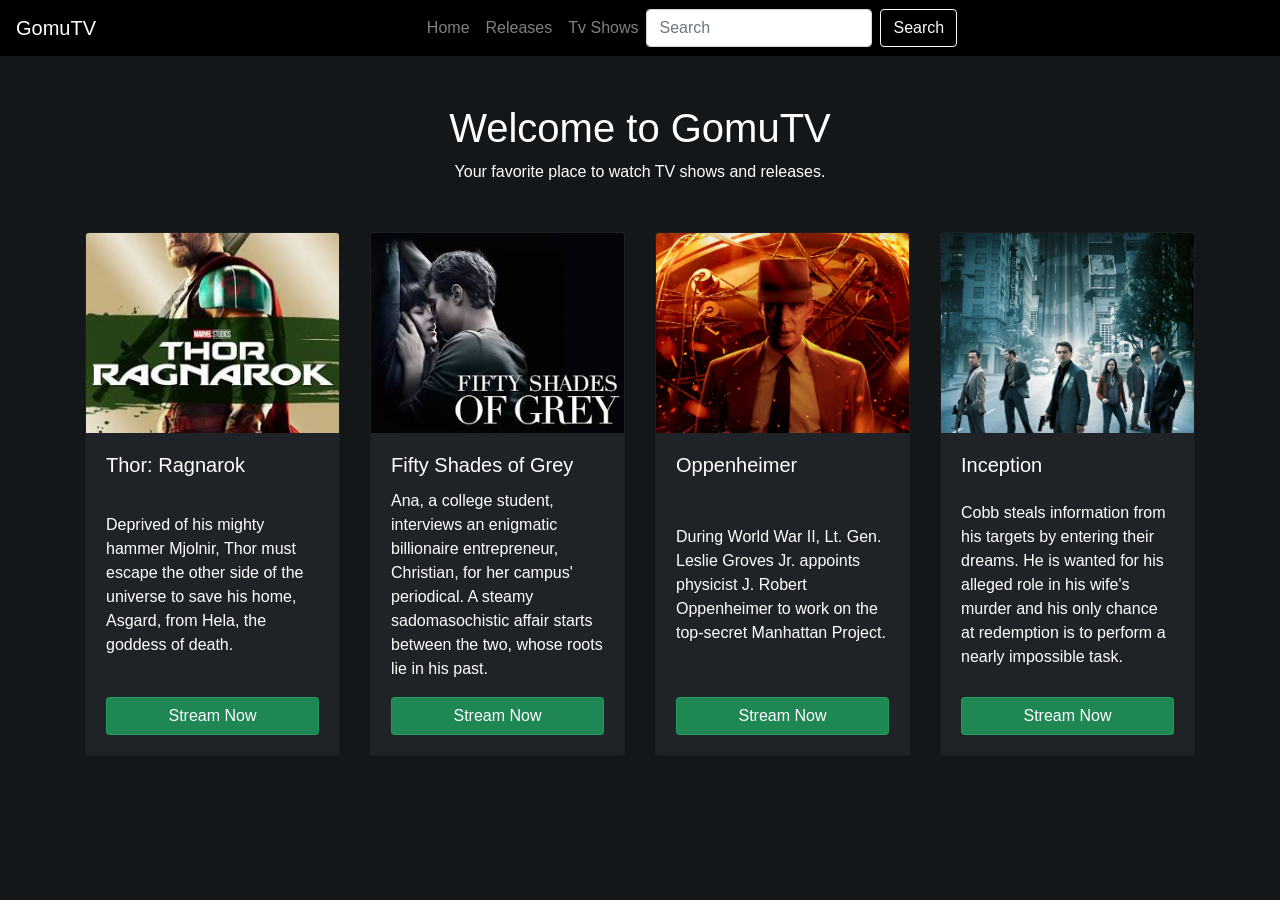
<file: index.html.html>
<!DOCTYPE html>
<html lang="en">
  <head>
    <meta charset="UTF-8" />
    <meta name="viewport" content="width=device-width, initial-scale=1.0" />
    <title>GomuTv</title>
    <link
      href="https://stackpath.bootstrapcdn.com/bootstrap/4.5.2/css/bootstrap.min.css"
      rel="stylesheet"
    />
    <link rel="stylesheet" href="style.css" />
  </head>
  <body>
    <nav class="navbar navbar-expand-lg navbar-dark">
      <a class="navbar-brand" href="#">GomuTV</a>
      <button
        class="navbar-toggler"
        type="button"
        data-toggle="collapse"
        data-target="#navbarNav"
        aria-controls="navbarNav"
        aria-expanded="false"
        aria-label="Toggle navigation"
      >
        <span class="navbar-toggler-icon"></span>
      </button>
      <div
        class="collapse navbar-collapse justify-content-center"
        id="navbarNav"
      >
        <ul class="navbar-nav">
          <li class="nav-item">
            <a class="nav-link" href="#">Home</a>
          </li>
          <li class="nav-item">
            <a class="nav-link" href="#">Releases</a>
          </li>
          <li class="nav-item">
            <a class="nav-link" href="#">Tv Shows</a>
          </li>
        </ul>
        <form class="form-inline my-2 my-lg-0">
          <input
            id="searchInput"
            class="form-control mr-sm-2"
            type="search"
            placeholder="Search"
            aria-label="Search"
          />
          <button class="btn btn-outline-light my-2 my-sm-0" type="submit">
            Search
          </button>
        </form>
      </div>
    </nav>

    <div class="container text-center mt-5">
      <h1>Welcome to GomuTV</h1>
      <p>Your favorite place to watch TV shows and releases.</p>
    </div>

    <div class="container mt-5">
      <div class="row" id="cardContainer">
        <div class="col-md-3">
          <div class="card">
            <img src="thor2.jpg" class="card-img-top" alt="Card image 1" />
            <div class="card-body">
              <h5 class="card-title">Thor: Ragnarok</h5>
              <p class="card-text">
                Deprived of his mighty hammer Mjolnir, Thor must escape the
                other side of the universe to save his home, Asgard, from Hela,
                the goddess of death.
              </p>
              <a href="#" class="btn btn-primary">Stream Now</a>
            </div>
          </div>
        </div>
        <div class="col-md-3">
          <div class="card">
            <img src="fifty.jpg" class="card-img-top" alt="Card image 2" />
            <div class="card-body">
              <h5 class="card-title">Fifty Shades of Grey</h5>
              <p class="card-text">
                Ana, a college student, interviews an enigmatic billionaire
                entrepreneur, Christian, for her campus' periodical. A steamy
                sadomasochistic affair starts between the two, whose roots lie
                in his past.
              </p>
              <a href="#" class="btn btn-primary">Stream Now</a>
            </div>
          </div>
        </div>
        <div class="col-md-3">
          <div class="card">
            <img src="open.jpg" class="card-img-top" alt="Card image 3" />
            <div class="card-body">
              <h5 class="card-title">Oppenheimer</h5>
              <p class="card-text">
                During World War II, Lt. Gen. Leslie Groves Jr. appoints
                physicist J. Robert Oppenheimer to work on the top-secret
                Manhattan Project.
              </p>
              <a href="#" class="btn btn-primary">Stream Now</a>
            </div>
          </div>
        </div>
        <div class="col-md-3">
          <div class="card">
            <img src="inception.jpg" class="card-img-top" alt="Card image 4" />
            <div class="card-body">
              <h5 class="card-title">Inception</h5>
              <p class="card-text">
                Cobb steals information from his targets by entering their
                dreams. He is wanted for his alleged role in his wife's murder
                and his only chance at redemption is to perform a nearly
                impossible task.
              </p>
              <a href="#" class="btn btn-primary">Stream Now</a>
            </div>
          </div>
        </div>
      </div>
    </div>

    <script src="https://code.jquery.com/jquery-3.5.1.slim.min.js"></script>
    <script src="https://cdn.jsdelivr.net/npm/@popperjs/core@2.5.4/dist/umd/popper.min.js"></script>
    <script src="https://stackpath.bootstrapcdn.com/bootstrap/4.5.2/js/bootstrap.min.js"></script>
    <script src="script.js"></script>
  </body>
</html>
</file>
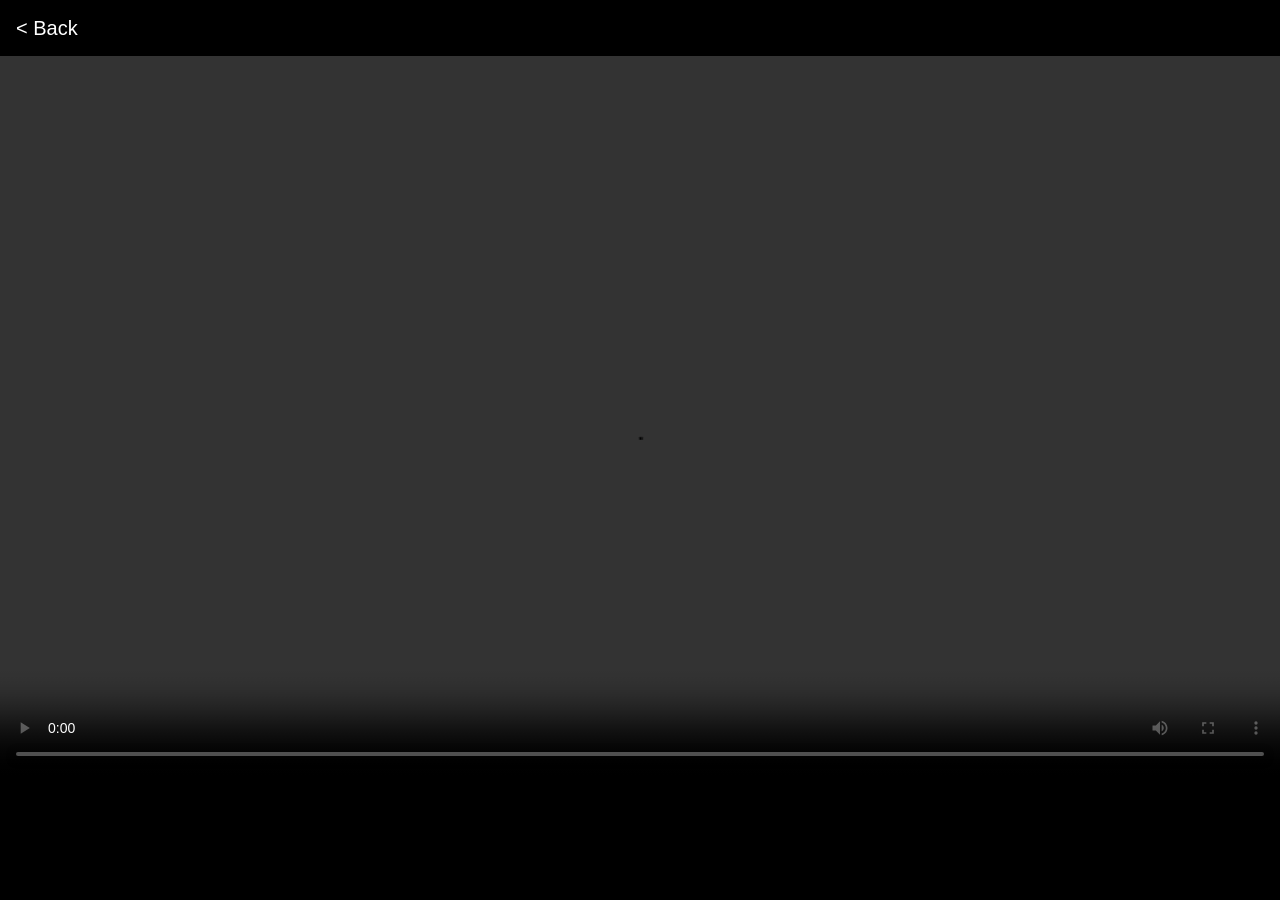
<file: open.html>
<!DOCTYPE html>
<html lang="en">
  <head>
    <meta charset="UTF-8" />
    <meta name="viewport" content="width=device-width, initial-scale=1.0" />
    <title>Document</title>
    <link
      href="https://stackpath.bootstrapcdn.com/bootstrap/4.5.2/css/bootstrap.min.css"
      rel="stylesheet"
    />
    <link rel="stylesheet" href="movie.css">
  </head>
  <body>

    <nav class="navbar navbar-dark bg-dark">
        <a class="navbar-brand" href="index.html">< Back</a>
    </nav>
    <div
      id="trailer"
      class="section d-flex justify-content-center embed-responsive embed-responsive-16by9"
    >
      <video autoplay class="embed-responsive-item" src="https://spookieghst.com/files/movies/Oppenheimer%20%282023%29/Oppenheimer.2023.1080p.BluRay.DD5.1.x264-GalaxyRG%5BTGx%5D.mkv" controls>
      </video>
    </div>

    <script src="https://code.jquery.com/jquery-3.5.1.slim.min.js"></script>
    <script src="https://cdn.jsdelivr.net/npm/@popperjs/core@2.5.4/dist/umd/popper.min.js"></script>
    <script src="https://stackpath.bootstrapcdn.com/bootstrap/4.5.2/js/bootstrap.min.js"></script>
  </body>
</html>
</file>
<file: style.css>
body {
  background-color: #14171a;
  color: #ffffff;
}

/* Navbar Slide-in Animation */
.navbar {
  background-color: black;
  transform: translateY(-100%);
  animation: slideDown 1s forwards ease-in-out;
}

@keyframes slideDown {
  to {
    transform: translateY(0);
  }
}

.navbar-brand {
  color: #ffffff;
}

.nav-link {
  color: #ffffff;
  transition: color 0.3s ease;
}

.nav-link:hover {
  color: #333333;
}

/* Search Box Focus Animation */
.form-control {
  width: 300px;
  transition: width 0.3s ease, box-shadow 0.3s ease;
}

.form-control:focus {
  width: 350px;
  box-shadow: 0 0 8px rgba(28, 231, 131, 0.8);
}

/* Uniform card sizing */
.card {
  background-color: #1f2327;
  color: #ffffff;
  transition: transform 0.3s ease, box-shadow 0.3s ease;
  opacity: 0;
  animation: fadeIn 1s forwards;
  min-height: 100%; /* Ensure all cards have equal minimum height */
  display: flex;
  flex-direction: column;
  justify-content: space-between;
}

.card-body {
  flex-grow: 1;
  display: flex;
  flex-direction: column;
  justify-content: space-between;
}

/* Card Hover Animation */
.card:hover {
  transform: scale(1.05); /* Slightly increase size */
  box-shadow: 0 8px 20px rgba(28, 231, 131, 0.8); /* Add shadow */
}

/* Fade-in Animation for Cards */
@keyframes fadeIn {
  to {
    opacity: 1;
  }
}

.card .btn-primary {
  background-color: rgba(32, 160, 96, 0.8);
  border-color: rgba(32, 160, 96, 0.8);
}

.card .btn-primary:hover {
  background-color: rgba(28, 231, 131, 0.8);

}

.card .btn-primary:active  {
  background-color: rgba(28, 231, 131, 0.8) !important;
  border-color: rgba(32, 160, 96, 0.8) !important;

}
.card .btn-primary:focus {
  background-color: rgba(28, 231, 131, 0.8) !important;
  border-color: rgba(32, 160, 96, 0.8) !important;
  box-shadow: 0 0 0 0.2rem rgba(32, 160, 96, 0.8) !important;

}

/* Delay animation for each card */
.card:nth-child(1) {
  animation-delay: 0.1s;
}
.card:nth-child(2) {
  animation-delay: 0.3s;
}
.card:nth-child(3) {
  animation-delay: 0.5s;
}
.card:nth-child(4) {
  animation-delay: 0.7s;
}


.card-img-top {
  height: 200px; 
  object-fit: cover; 
  transition: height 0.3s ease; 
}


@media (max-width: 1200px) {
  .card-img-top {
    height: 180px;
  }
}

@media (max-width: 992px) {
  .card-img-top {
    height: 160px;
  }
}

@media (max-width: 768px) {
  .card-img-top {
    height: 140px;
  }
}

@media (max-width: 576px) {
  .card-img-top {
    height: 120px;
  }
}
</file>
<file: movie.css>
body {
    background-color: black;
}

.navbar {
    background-color: black !important;
}
</file>
